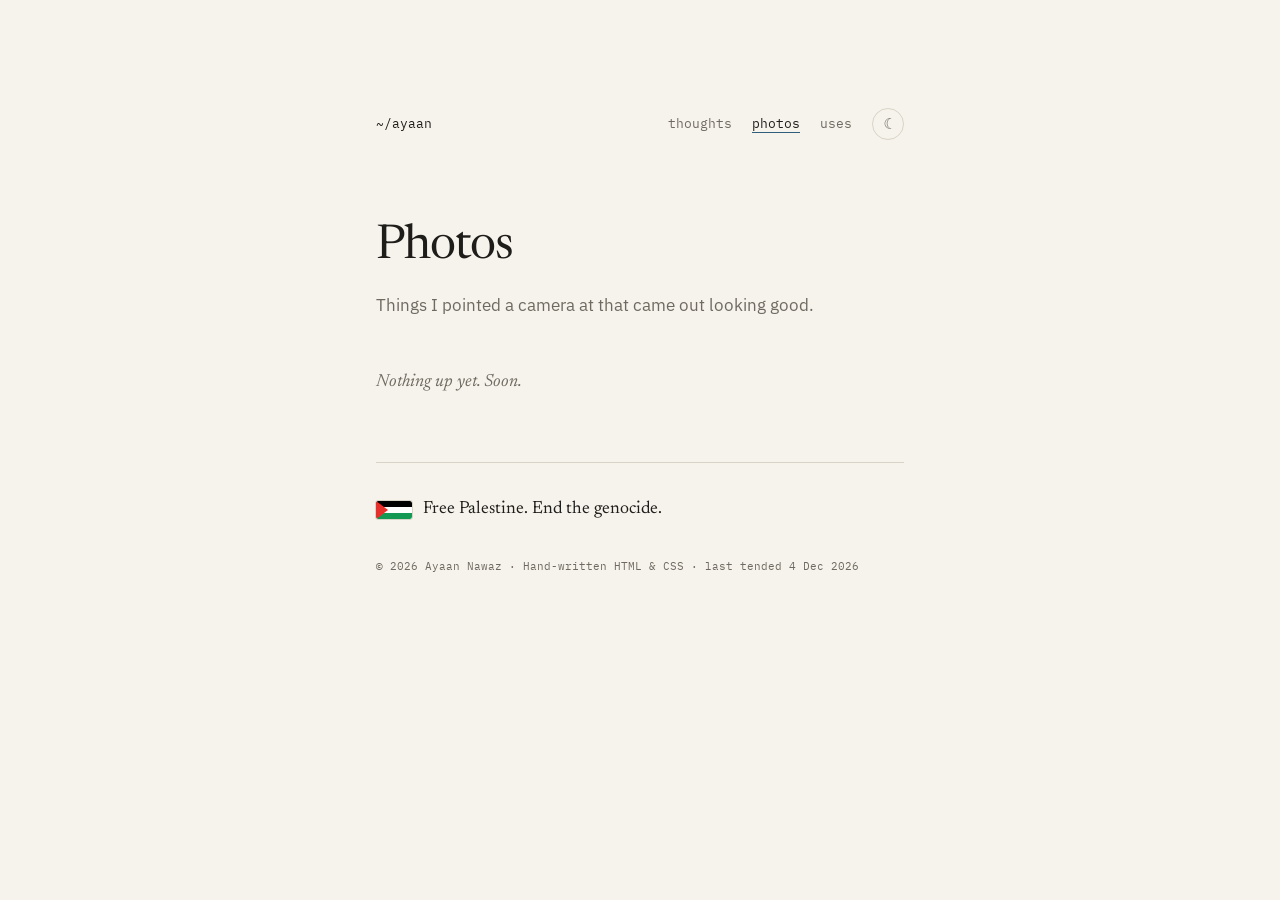
<file: photos.html>
<!doctype html>
<html lang="en">
<head>
  <meta charset="utf-8">
  <meta name="viewport" content="width=device-width, initial-scale=1">
  <title>Photos · Ayaan</title>
  <meta name="description" content="Photos Ayaan has taken.">
  <meta property="og:type" content="website">
  <meta property="og:site_name" content="Ayaan">
  <meta property="og:title" content="Photos · Ayaan">
  <meta property="og:description" content="Photos Ayaan has taken.">
  <meta property="og:url" content="https://ayaanokoji792.github.io/photos.html">
  <meta property="og:image" content="https://ayaanokoji792.github.io/og.png">
  <meta property="og:image:width" content="1200">
  <meta property="og:image:height" content="630">
  <meta property="og:image:alt" content="Hi, I'm Ayaan.">
  <meta name="twitter:card" content="summary_large_image">
  <link rel="icon" href="data:image/svg+xml,<svg xmlns='http://www.w3.org/2000/svg' viewBox='0 0 100 100'><text y='.9em' font-size='90'>✦</text></svg>">

  <link rel="preconnect" href="https://fonts.googleapis.com">
  <link rel="preconnect" href="https://fonts.gstatic.com" crossorigin>
  <link href="https://fonts.googleapis.com/css2?family=Newsreader:ital,opsz,wght@0,6..72,400;0,6..72,500;1,6..72,400&family=IBM+Plex+Sans:wght@400;500&family=IBM+Plex+Mono:wght@400&display=swap" rel="stylesheet">
  <link rel="stylesheet" href="style.css">
  <script>try { var t = localStorage.getItem('theme'); if (t) document.documentElement.dataset.theme = t; } catch (e) {}</script>
</head>
<body>
  <main class="page">

    <header class="topbar">
      <a class="home" href="./">~/ayaan</a>
      <nav aria-label="Site">
        <a href="thoughts.html">thoughts</a>
        <a href="photos.html" aria-current="page">photos</a>
        <a href="uses.html">uses</a>
        <button class="theme-toggle" type="button" aria-label="Toggle dark mode">☾</button>
      </nav>
    </header>

    <header class="page-head">
      <h1>Photos</h1>
      <p class="intro">Things I pointed a camera at that came out looking good.</p>
    </header>

    <!--
      To add a photo:
        1. Put the image in the /photos folder (resize to ~2000px wide first,
           so the page stays fast).
        2. Copy a <figure> block below. Newest at the top.
        3. The caption is optional; delete the <figcaption> line if you don't want one.

      <figure>
        <img src="photos/marina-sunset.jpg" alt="Sunset over Marina Beach" loading="lazy">
        <figcaption>Marina Beach, Chennai · 2026</figcaption>
      </figure>
    -->
    <div class="gallery">
    </div>

    <p class="empty">Nothing up yet. Soon.</p>

    <footer class="site-footer">
      <p class="solidarity">
        <svg class="flag" viewBox="0 0 12 6" role="img" aria-label="Flag of Palestine">
          <rect width="12" height="2" fill="#000"/>
          <rect y="2" width="12" height="2" fill="#fff"/>
          <rect y="4" width="12" height="2" fill="#149954"/>
          <path d="M0 0 L4 3 L0 6 Z" fill="#e4312b"/>
        </svg>
        <span>Free Palestine. End the genocide.</span>
      </p>
      <p class="colophon">© <span class="year">2026</span> Ayaan Nawaz · Hand-written HTML &amp; CSS · last tended <time id="updated" datetime="2026-10-21">21 Oct 2026</time></p>
    </footer>

  </main>

  <script src="script.js"></script>
</body>
</html>
</file>
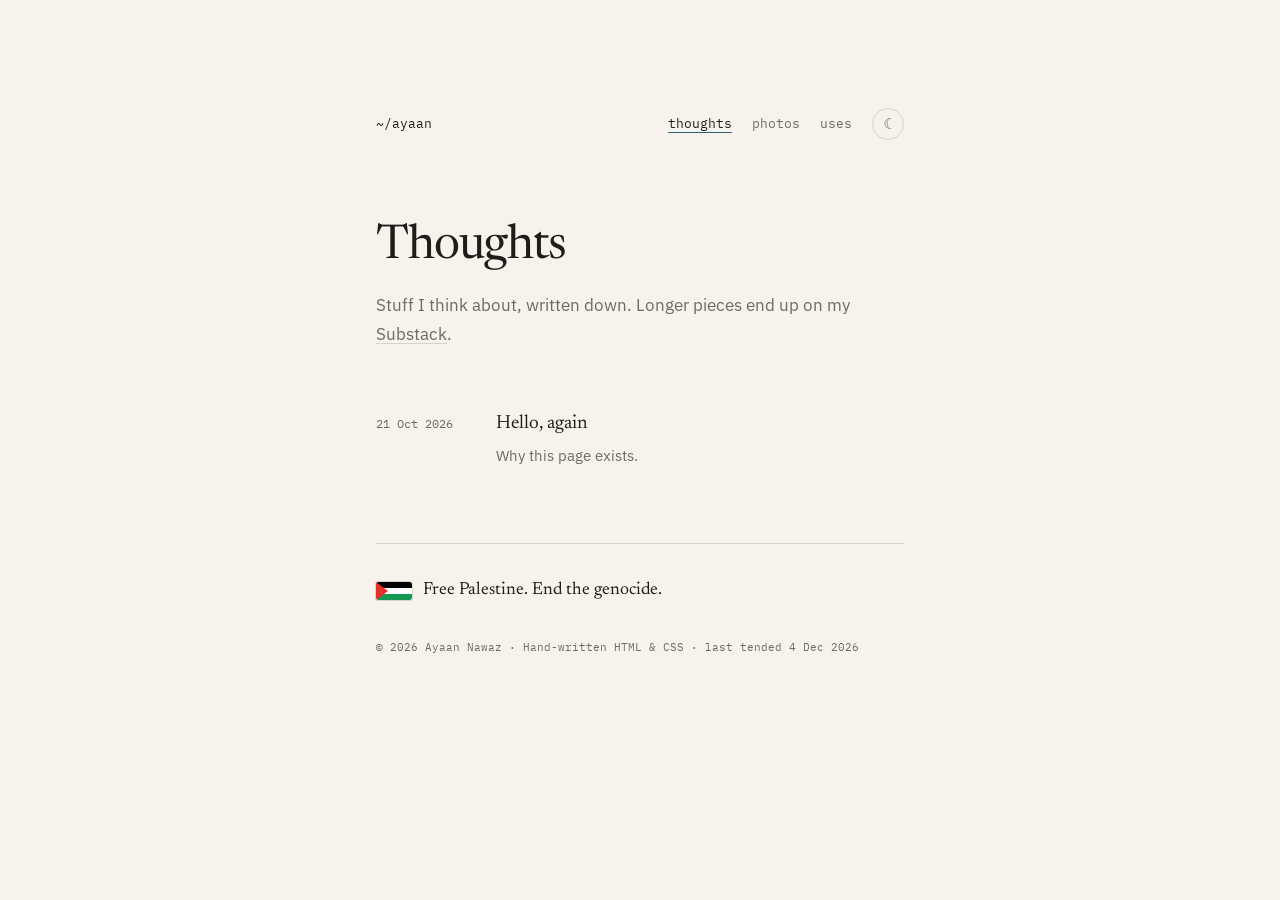
<file: thoughts.html>
<!doctype html>
<html lang="en">
<head>
  <meta charset="utf-8">
  <meta name="viewport" content="width=device-width, initial-scale=1">
  <title>Thoughts · Ayaan</title>
  <meta name="description" content="Things Ayaan thinks about, written down.">
  <meta property="og:type" content="website">
  <meta property="og:site_name" content="Ayaan">
  <meta property="og:title" content="Thoughts · Ayaan">
  <meta property="og:description" content="Things Ayaan thinks about, written down.">
  <meta property="og:url" content="https://ayaanokoji792.github.io/thoughts.html">
  <meta property="og:image" content="https://ayaanokoji792.github.io/og.png">
  <meta property="og:image:width" content="1200">
  <meta property="og:image:height" content="630">
  <meta property="og:image:alt" content="Hi, I'm Ayaan.">
  <meta name="twitter:card" content="summary_large_image">
  <link rel="icon" href="data:image/svg+xml,<svg xmlns='http://www.w3.org/2000/svg' viewBox='0 0 100 100'><text y='.9em' font-size='90'>✦</text></svg>">

  <link rel="preconnect" href="https://fonts.googleapis.com">
  <link rel="preconnect" href="https://fonts.gstatic.com" crossorigin>
  <link href="https://fonts.googleapis.com/css2?family=Newsreader:ital,opsz,wght@0,6..72,400;0,6..72,500;1,6..72,400&family=IBM+Plex+Sans:wght@400;500&family=IBM+Plex+Mono:wght@400&display=swap" rel="stylesheet">
  <link rel="stylesheet" href="style.css">
  <script>try { var t = localStorage.getItem('theme'); if (t) document.documentElement.dataset.theme = t; } catch (e) {}</script>
</head>
<body>
  <main class="page">

    <header class="topbar">
      <a class="home" href="./">~/ayaan</a>
      <nav aria-label="Site">
        <a href="thoughts.html" aria-current="page">thoughts</a>
        <a href="photos.html">photos</a>
        <a href="uses.html">uses</a>
        <button class="theme-toggle" type="button" aria-label="Toggle dark mode">☾</button>
      </nav>
    </header>

    <header class="page-head">
      <h1>Thoughts</h1>
      <p class="intro">
        Stuff I think about, written down. Longer pieces end up on my
        <a href="https://substack.com/@ayaannawaz" target="_blank" rel="noopener">Substack</a>.
      </p>
    </header>

    <!--
      To add a post:
        1. Copy thoughts/_template.html to thoughts/your-post-name.html and write in it.
        2. Add a new <li> at the TOP of this list pointing to it.
      To link a Substack piece instead, point the href at the Substack URL
      and add target="_blank" rel="noopener".
    -->
    <ul class="posts">
      <li>
        <time datetime="2026-10-21">21 Oct 2026</time>
        <a href="thoughts/hello.html">Hello, again</a>
        <p class="blurb">Why this page exists.</p>
      </li>
    </ul>

    <footer class="site-footer">
      <p class="solidarity">
        <svg class="flag" viewBox="0 0 12 6" role="img" aria-label="Flag of Palestine">
          <rect width="12" height="2" fill="#000"/>
          <rect y="2" width="12" height="2" fill="#fff"/>
          <rect y="4" width="12" height="2" fill="#149954"/>
          <path d="M0 0 L4 3 L0 6 Z" fill="#e4312b"/>
        </svg>
        <span>Free Palestine. End the genocide.</span>
      </p>
      <p class="colophon">© <span class="year">2026</span> Ayaan Nawaz · Hand-written HTML &amp; CSS · last tended <time id="updated" datetime="2026-10-21">21 Oct 2026</time></p>
    </footer>

  </main>

  <script src="script.js"></script>
</body>
</html>
</file>
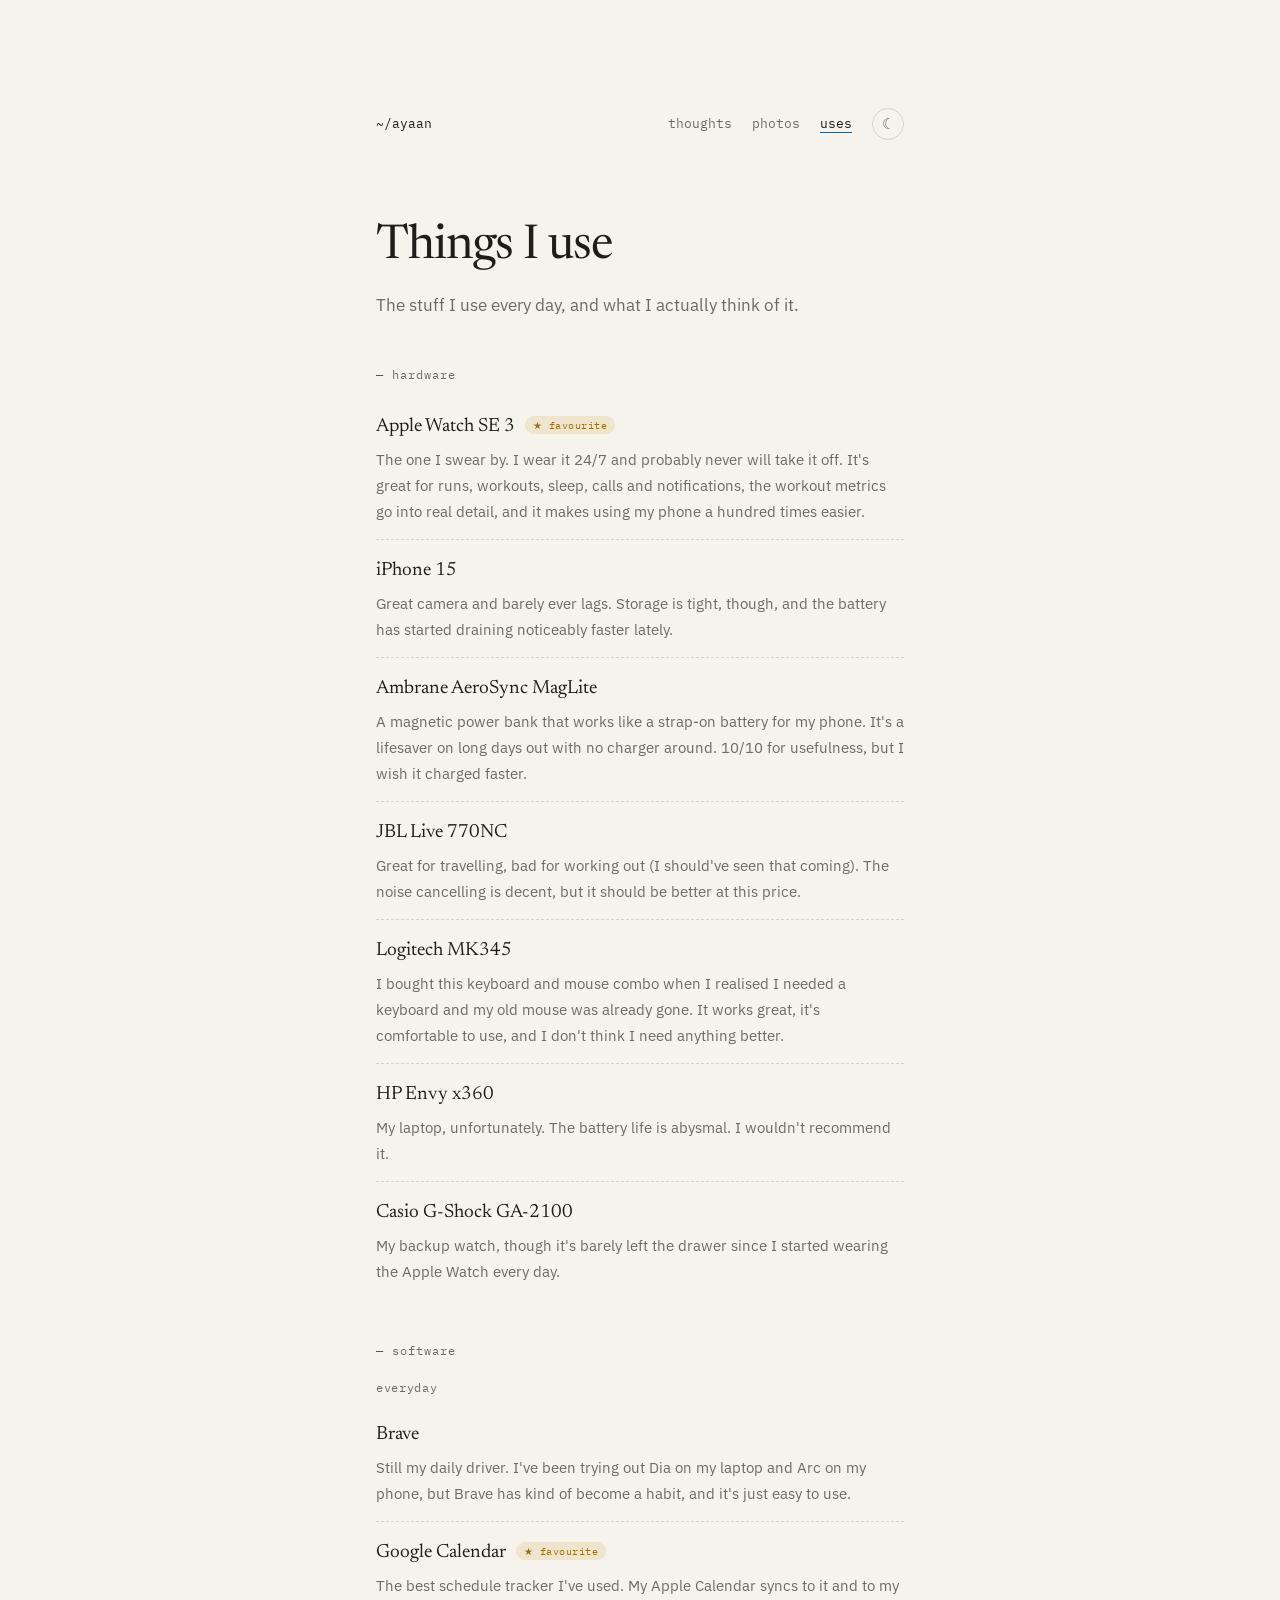
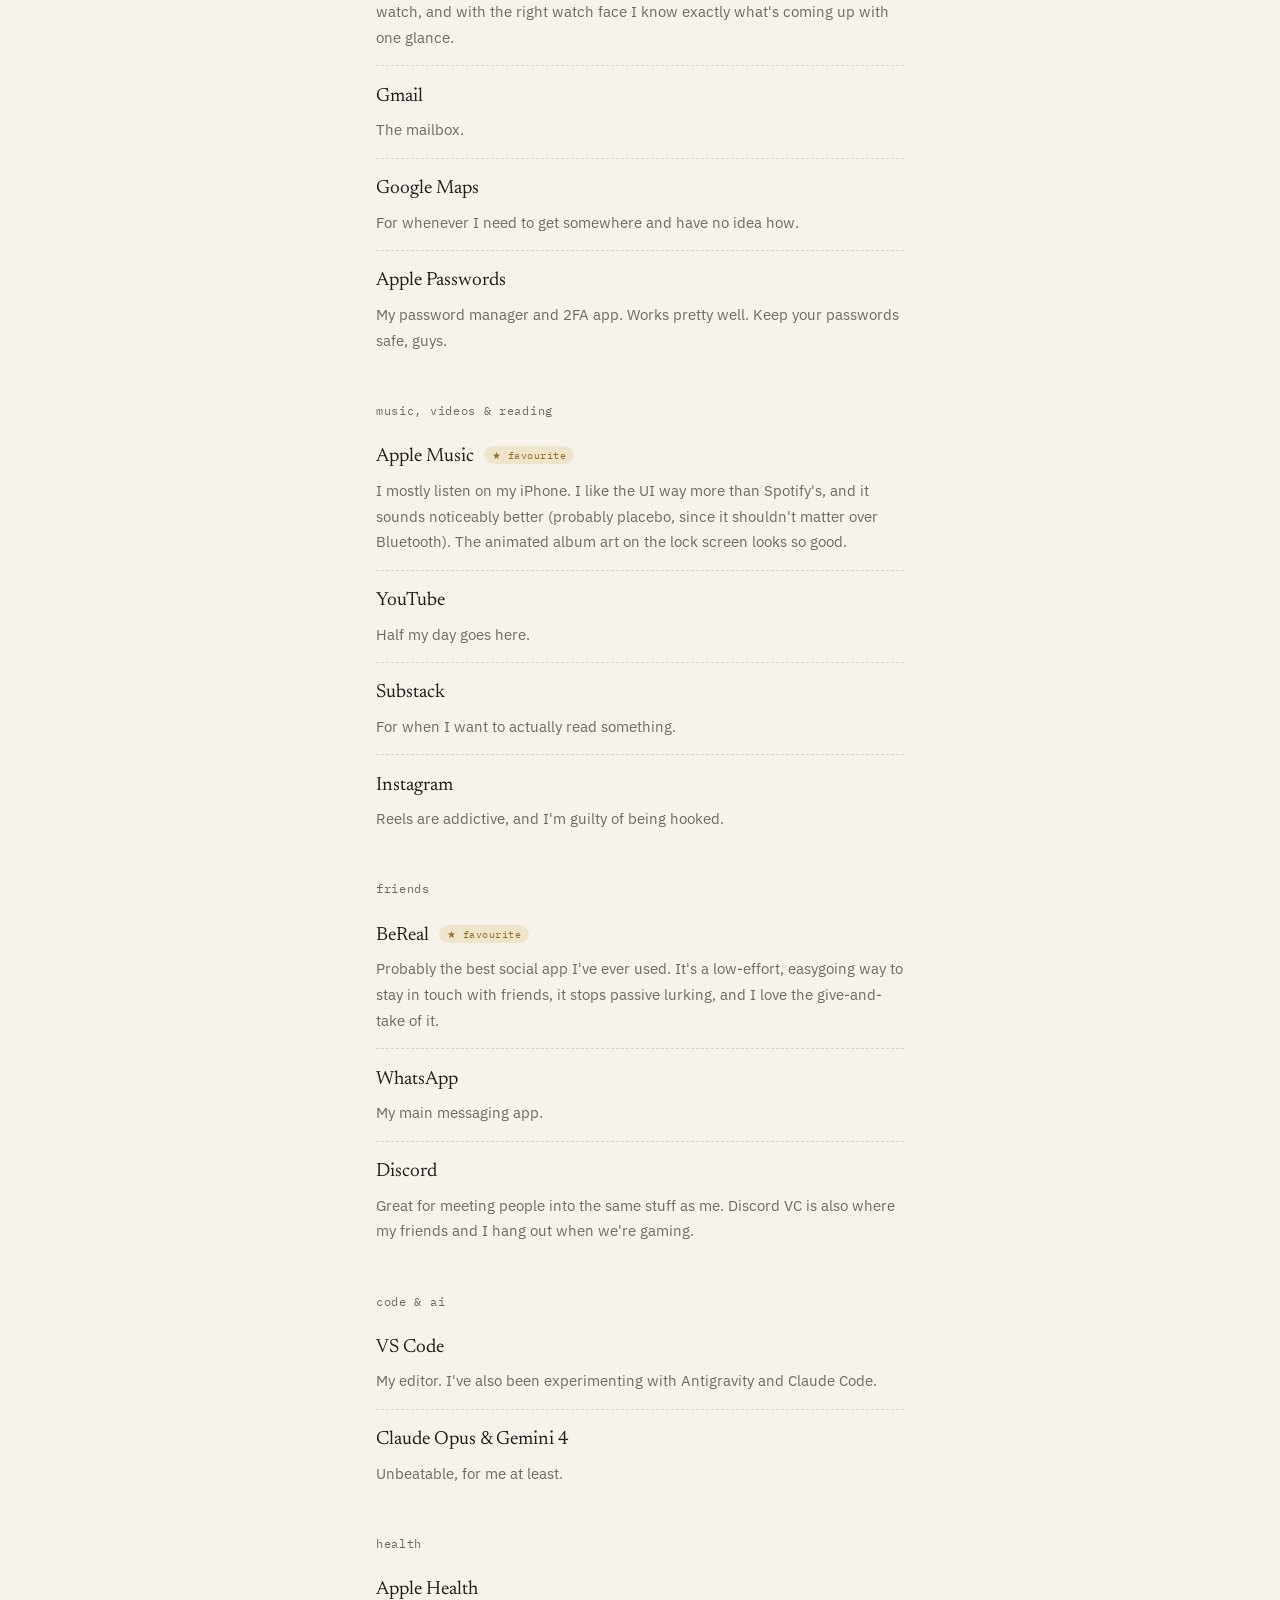
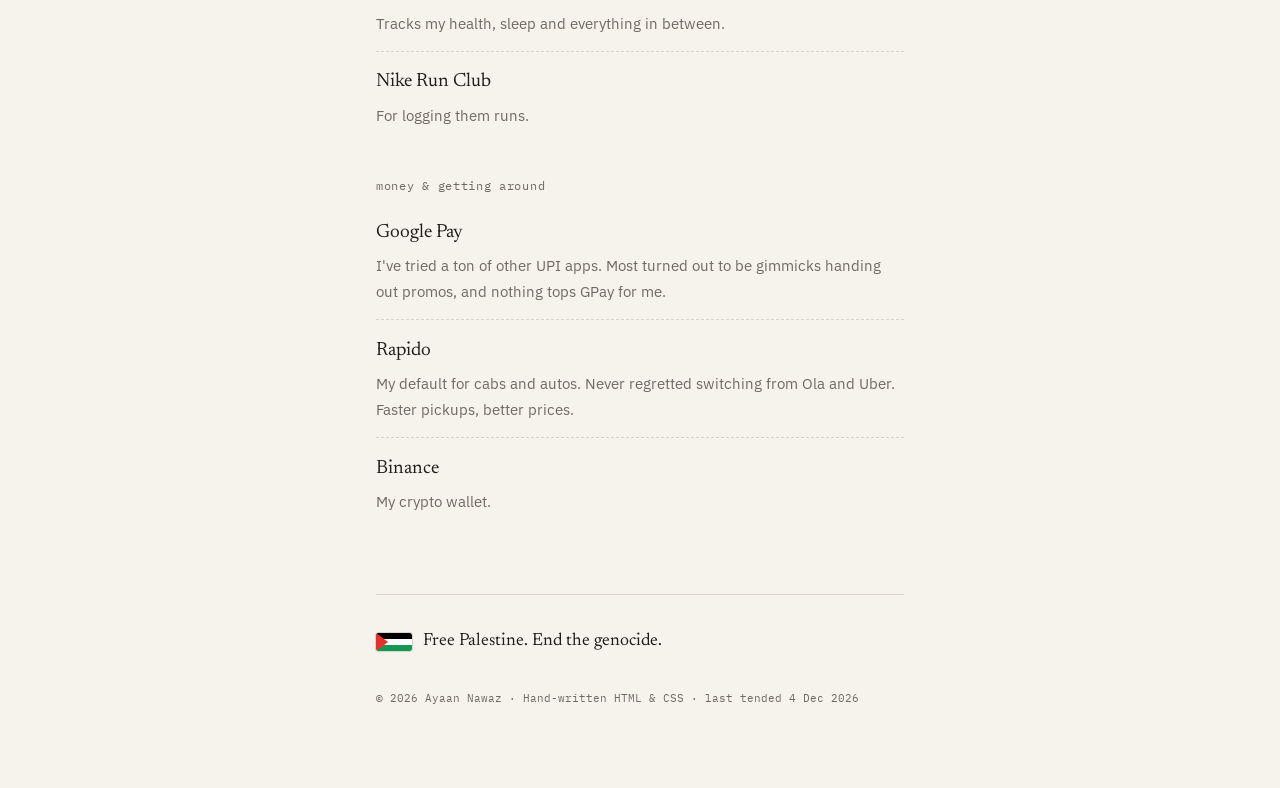
<file: uses.html>
<!doctype html>
<html lang="en">
<head>
  <meta charset="utf-8">
  <meta name="viewport" content="width=device-width, initial-scale=1">
  <title>Uses · Ayaan</title>
  <meta name="description" content="The hardware and software Ayaan uses every day.">
  <meta property="og:type" content="website">
  <meta property="og:site_name" content="Ayaan">
  <meta property="og:title" content="Things I use · Ayaan">
  <meta property="og:description" content="The hardware and software Ayaan uses every day.">
  <meta property="og:url" content="https://ayaanokoji792.github.io/uses.html">
  <meta property="og:image" content="https://ayaanokoji792.github.io/og.png">
  <meta property="og:image:width" content="1200">
  <meta property="og:image:height" content="630">
  <meta property="og:image:alt" content="Hi, I'm Ayaan.">
  <meta name="twitter:card" content="summary_large_image">
  <link rel="icon" href="data:image/svg+xml,<svg xmlns='http://www.w3.org/2000/svg' viewBox='0 0 100 100'><text y='.9em' font-size='90'>✦</text></svg>">

  <link rel="preconnect" href="https://fonts.googleapis.com">
  <link rel="preconnect" href="https://fonts.gstatic.com" crossorigin>
  <link href="https://fonts.googleapis.com/css2?family=Newsreader:ital,opsz,wght@0,6..72,400;0,6..72,500;1,6..72,400&family=IBM+Plex+Sans:wght@400;500&family=IBM+Plex+Mono:wght@400&display=swap" rel="stylesheet">
  <link rel="stylesheet" href="style.css">
  <script>try { var t = localStorage.getItem('theme'); if (t) document.documentElement.dataset.theme = t; } catch (e) {}</script>
</head>
<body>
  <main class="page">

    <header class="topbar">
      <a class="home" href="./">~/ayaan</a>
      <nav aria-label="Site">
        <a href="thoughts.html">thoughts</a>
        <a href="photos.html">photos</a>
        <a href="uses.html" aria-current="page">uses</a>
        <button class="theme-toggle" type="button" aria-label="Toggle dark mode">☾</button>
      </nav>
    </header>

    <header class="page-head">
      <h1>Things I use</h1>
      <p class="intro">The stuff I use every day, and what I actually think of it.</p>
    </header>

    <section class="shelf-group" aria-labelledby="hardware-title">
      <h2 id="hardware-title" class="label">Hardware</h2>
      <ul class="gear">
        <li>
          <span class="gear-name">Apple Watch SE 3 <span class="tag fav">favourite</span></span>
          <p class="gear-note">The one I swear by. I wear it 24/7 and probably never will take it off. It's great for runs, workouts, sleep, calls and notifications, the workout metrics go into real detail, and it makes using my phone a hundred times easier.</p>
        </li>
        <li>
          <span class="gear-name">iPhone 15</span>
          <p class="gear-note">Great camera and barely ever lags. Storage is tight, though, and the battery has started draining noticeably faster lately.</p>
        </li>
        <li>
          <span class="gear-name">Ambrane AeroSync MagLite</span>
          <p class="gear-note">A magnetic power bank that works like a strap-on battery for my phone. It's a lifesaver on long days out with no charger around. 10/10 for usefulness, but I wish it charged faster.</p>
        </li>
        <li>
          <span class="gear-name">JBL Live 770NC</span>
          <p class="gear-note">Great for travelling, bad for working out (I should've seen that coming). The noise cancelling is decent, but it should be better at this price.</p>
        </li>
        <li>
          <span class="gear-name">Logitech MK345</span>
          <p class="gear-note">I bought this keyboard and mouse combo when I realised I needed a keyboard and my old mouse was already gone. It works great, it's comfortable to use, and I don't think I need anything better.</p>
        </li>
        <li>
          <span class="gear-name">HP Envy x360</span>
          <p class="gear-note">My laptop, unfortunately. The battery life is abysmal. I wouldn't recommend it.</p>
        </li>
        <li>
          <span class="gear-name">Casio G-Shock GA-2100</span>
          <p class="gear-note">My backup watch, though it's barely left the drawer since I started wearing the Apple Watch every day.</p>
        </li>
      </ul>
    </section>

    <section class="shelf-group" aria-labelledby="software-title">
      <h2 id="software-title" class="label">Software</h2>

      <h3 class="sublabel">Everyday</h3>
      <ul class="gear">
        <li>
          <span class="gear-name">Brave</span>
          <p class="gear-note">Still my daily driver. I've been trying out Dia on my laptop and Arc on my phone, but Brave has kind of become a habit, and it's just easy to use.</p>
        </li>
        <li>
          <span class="gear-name">Google Calendar <span class="tag fav">favourite</span></span>
          <p class="gear-note">The best schedule tracker I've used. My Apple Calendar syncs to it and to my watch, and with the right watch face I know exactly what's coming up with one glance.</p>
        </li>
        <li>
          <span class="gear-name">Gmail</span>
          <p class="gear-note">The mailbox.</p>
        </li>
        <li>
          <span class="gear-name">Google Maps</span>
          <p class="gear-note">For whenever I need to get somewhere and have no idea how.</p>
        </li>
        <li>
          <span class="gear-name">Apple Passwords</span>
          <p class="gear-note">My password manager and 2FA app. Works pretty well. Keep your passwords safe, guys.</p>
        </li>
      </ul>

      <h3 class="sublabel">Music, videos &amp; reading</h3>
      <ul class="gear">
        <li>
          <span class="gear-name">Apple Music <span class="tag fav">favourite</span></span>
          <p class="gear-note">I mostly listen on my iPhone. I like the UI way more than Spotify's, and it sounds noticeably better (probably placebo, since it shouldn't matter over Bluetooth). The animated album art on the lock screen looks so good.</p>
        </li>
        <li>
          <span class="gear-name">YouTube</span>
          <p class="gear-note">Half my day goes here.</p>
        </li>
        <li>
          <span class="gear-name">Substack</span>
          <p class="gear-note">For when I want to actually read something.</p>
        </li>
        <li>
          <span class="gear-name">Instagram</span>
          <p class="gear-note">Reels are addictive, and I'm guilty of being hooked.</p>
        </li>
      </ul>

      <h3 class="sublabel">Friends</h3>
      <ul class="gear">
        <li>
          <span class="gear-name">BeReal <span class="tag fav">favourite</span></span>
          <p class="gear-note">Probably the best social app I've ever used. It's a low-effort, easygoing way to stay in touch with friends, it stops passive lurking, and I love the give-and-take of it.</p>
        </li>
        <li>
          <span class="gear-name">WhatsApp</span>
          <p class="gear-note">My main messaging app.</p>
        </li>
        <li>
          <span class="gear-name">Discord</span>
          <p class="gear-note">Great for meeting people into the same stuff as me. Discord VC is also where my friends and I hang out when we're gaming.</p>
        </li>
      </ul>

      <h3 class="sublabel">Code &amp; AI</h3>
      <ul class="gear">
        <li>
          <span class="gear-name">VS Code</span>
          <p class="gear-note">My editor. I've also been experimenting with Antigravity and Claude Code.</p>
        </li>
        <li>
          <span class="gear-name">Claude Opus &amp; Gemini 4</span>
          <p class="gear-note">Unbeatable, for me at least.</p>
        </li>
      </ul>

      <h3 class="sublabel">Health</h3>
      <ul class="gear">
        <li>
          <span class="gear-name">Apple Health</span>
          <p class="gear-note">Tracks my health, sleep and everything in between.</p>
        </li>
        <li>
          <span class="gear-name">Nike Run Club</span>
          <p class="gear-note">For logging them runs.</p>
        </li>
      </ul>

      <h3 class="sublabel">Money &amp; getting around</h3>
      <ul class="gear">
        <li>
          <span class="gear-name">Google Pay</span>
          <p class="gear-note">I've tried a ton of other UPI apps. Most turned out to be gimmicks handing out promos, and nothing tops GPay for me.</p>
        </li>
        <li>
          <span class="gear-name">Rapido</span>
          <p class="gear-note">My default for cabs and autos. Never regretted switching from Ola and Uber. Faster pickups, better prices.</p>
        </li>
        <li>
          <span class="gear-name">Binance</span>
          <p class="gear-note">My crypto wallet.</p>
        </li>
      </ul>
    </section>

    <footer class="site-footer">
      <p class="solidarity">
        <svg class="flag" viewBox="0 0 12 6" role="img" aria-label="Flag of Palestine">
          <rect width="12" height="2" fill="#000"/>
          <rect y="2" width="12" height="2" fill="#fff"/>
          <rect y="4" width="12" height="2" fill="#149954"/>
          <path d="M0 0 L4 3 L0 6 Z" fill="#e4312b"/>
        </svg>
        <span>Free Palestine. End the genocide.</span>
      </p>
      <p class="colophon">© <span class="year">2026</span> Ayaan Nawaz · Hand-written HTML &amp; CSS · last tended <time id="updated" datetime="2026-10-21">21 Oct 2026</time></p>
    </footer>

  </main>

  <script src="script.js"></script>
</body>
</html>
</file>
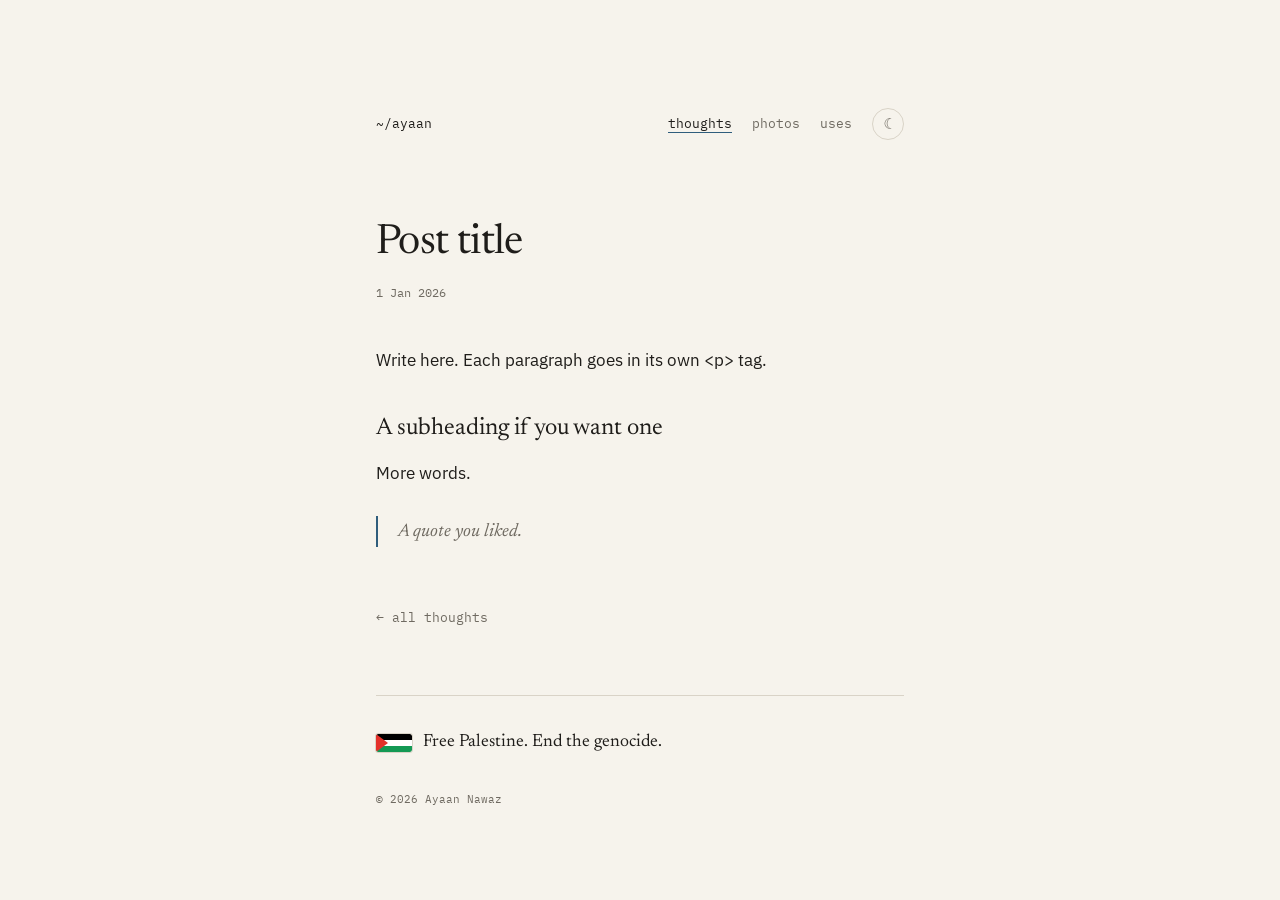
<file: thoughts/_template.html>
<!doctype html>
<!--
  POST TEMPLATE
  Copy this file to thoughts/your-post-name.html, then change the
  three marked spots: <title>, the <h1>, and the <time>.
  (Files starting with "_" aren't published by GitHub Pages, so this
  template stays private.)
-->
<html lang="en">
<head>
  <meta charset="utf-8">
  <meta name="viewport" content="width=device-width, initial-scale=1">
  <title>POST TITLE · Ayaan</title> <!-- 1 -->
  <link rel="icon" href="data:image/svg+xml,<svg xmlns='http://www.w3.org/2000/svg' viewBox='0 0 100 100'><text y='.9em' font-size='90'>✦</text></svg>">

  <link rel="preconnect" href="https://fonts.googleapis.com">
  <link rel="preconnect" href="https://fonts.gstatic.com" crossorigin>
  <link href="https://fonts.googleapis.com/css2?family=Newsreader:ital,opsz,wght@0,6..72,400;0,6..72,500;1,6..72,400&family=IBM+Plex+Sans:wght@400;500&family=IBM+Plex+Mono:wght@400&display=swap" rel="stylesheet">
  <link rel="stylesheet" href="../style.css">
  <script>try { var t = localStorage.getItem('theme'); if (t) document.documentElement.dataset.theme = t; } catch (e) {}</script>
</head>
<body>
  <main class="page">

    <header class="topbar">
      <a class="home" href="../">~/ayaan</a>
      <nav aria-label="Site">
        <a href="../thoughts.html" aria-current="page">thoughts</a>
        <a href="../photos.html">photos</a>
        <a href="../uses.html">uses</a>
        <button class="theme-toggle" type="button" aria-label="Toggle dark mode">☾</button>
      </nav>
    </header>

    <article>
      <header class="post-head">
        <h1>Post title</h1> <!-- 2 -->
        <time datetime="2026-01-01">1 Jan 2026</time> <!-- 3 -->
      </header>

      <div class="prose">
        <p>Write here. Each paragraph goes in its own &lt;p&gt; tag.</p>

        <h2>A subheading if you want one</h2>
        <p>More words.</p>

        <blockquote>A quote you liked.</blockquote>

        <!-- Images: put the file in /photos and use ../photos/name.jpg -->
        <!-- <img src="../photos/example.jpg" alt="what's in the photo"> -->
      </div>
    </article>

    <a class="back" href="../thoughts.html">← all thoughts</a>

    <footer class="site-footer">
      <p class="solidarity">
        <svg class="flag" viewBox="0 0 12 6" role="img" aria-label="Flag of Palestine">
          <rect width="12" height="2" fill="#000"/>
          <rect y="2" width="12" height="2" fill="#fff"/>
          <rect y="4" width="12" height="2" fill="#149954"/>
          <path d="M0 0 L4 3 L0 6 Z" fill="#e4312b"/>
        </svg>
        <span>Free Palestine. End the genocide.</span>
      </p>
      <p class="colophon">© <span class="year">2026</span> Ayaan Nawaz</p>
    </footer>

  </main>

  <script src="../script.js"></script>
</body>
</html>
</file>
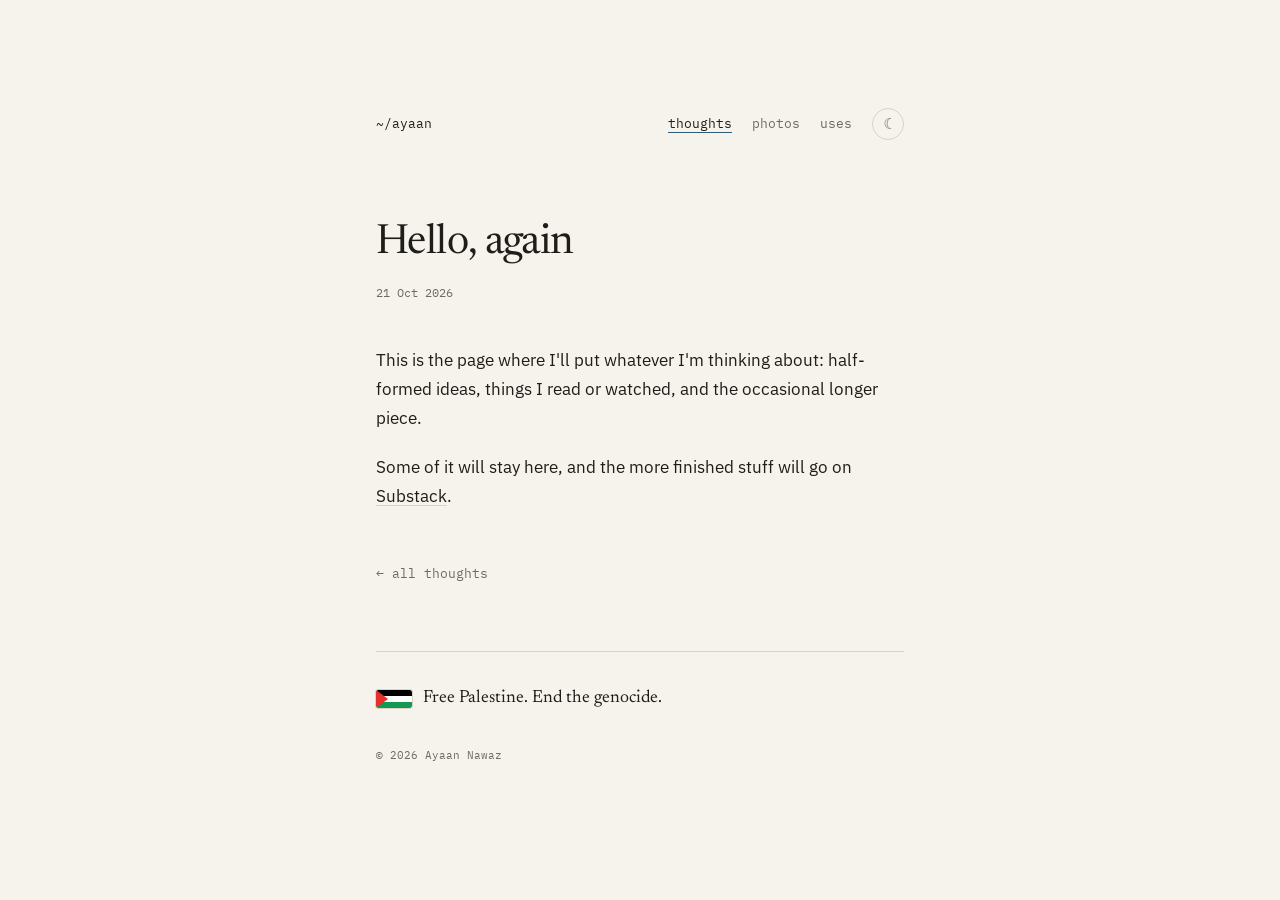
<file: thoughts/hello.html>
<!doctype html>
<html lang="en">
<head>
  <meta charset="utf-8">
  <meta name="viewport" content="width=device-width, initial-scale=1">
  <title>Hello, again · Ayaan</title>
  <link rel="icon" href="data:image/svg+xml,<svg xmlns='http://www.w3.org/2000/svg' viewBox='0 0 100 100'><text y='.9em' font-size='90'>✦</text></svg>">

  <link rel="preconnect" href="https://fonts.googleapis.com">
  <link rel="preconnect" href="https://fonts.gstatic.com" crossorigin>
  <link href="https://fonts.googleapis.com/css2?family=Newsreader:ital,opsz,wght@0,6..72,400;0,6..72,500;1,6..72,400&family=IBM+Plex+Sans:wght@400;500&family=IBM+Plex+Mono:wght@400&display=swap" rel="stylesheet">
  <link rel="stylesheet" href="../style.css">
  <script>try { var t = localStorage.getItem('theme'); if (t) document.documentElement.dataset.theme = t; } catch (e) {}</script>
</head>
<body>
  <main class="page">

    <header class="topbar">
      <a class="home" href="../">~/ayaan</a>
      <nav aria-label="Site">
        <a href="../thoughts.html" aria-current="page">thoughts</a>
        <a href="../photos.html">photos</a>
        <a href="../uses.html">uses</a>
        <button class="theme-toggle" type="button" aria-label="Toggle dark mode">☾</button>
      </nav>
    </header>

    <article>
      <header class="post-head">
        <h1>Hello, again</h1>
        <time datetime="2026-10-21">21 Oct 2026</time>
      </header>

      <div class="prose">
        <p>
          This is the page where I'll put whatever I'm thinking about: half-formed
          ideas, things I read or watched, and the occasional longer piece.
        </p>
        <p>
          Some of it will stay here, and the more finished stuff will go on
          <a href="https://substack.com/@ayaannawaz" target="_blank" rel="noopener">Substack</a>.
        </p>
      </div>
    </article>

    <a class="back" href="../thoughts.html">← all thoughts</a>

    <footer class="site-footer">
      <p class="solidarity">
        <svg class="flag" viewBox="0 0 12 6" role="img" aria-label="Flag of Palestine">
          <rect width="12" height="2" fill="#000"/>
          <rect y="2" width="12" height="2" fill="#fff"/>
          <rect y="4" width="12" height="2" fill="#149954"/>
          <path d="M0 0 L4 3 L0 6 Z" fill="#e4312b"/>
        </svg>
        <span>Free Palestine. End the genocide.</span>
      </p>
      <p class="colophon">© <span class="year">2026</span> Ayaan Nawaz</p>
    </footer>

  </main>

  <script src="../script.js"></script>
</body>
</html>
</file>
<file: style.css>
/* ------------------------------------------------------------
   Tokens
   ------------------------------------------------------------ */
:root {
  --paper:   #f6f3ec;
  --ink:     #1f1d1a;
  --muted:   #6f6a61;
  --faint:   #d9d3c7;
  --accent:  #2f5d7c;           /* deep blue */
  --accent-soft: rgba(47, 93, 124, 0.12);
  --gold:    #94701c;
  --gold-soft: rgba(196, 150, 40, 0.16);

  --serif: "Newsreader", "Iowan Old Style", Georgia, serif;
  --sans:  "IBM Plex Sans", system-ui, -apple-system, "Segoe UI", sans-serif;
  --mono:  "IBM Plex Mono", ui-monospace, "SFMono-Regular", Menlo, monospace;

  --measure: 36rem;
  color-scheme: light;
}

/* Dark: follows the device unless the visitor picked a theme with the toggle */
@media (prefers-color-scheme: dark) {
  :root:not([data-theme="light"]) {
    --paper:   #161513;
    --ink:     #e8e4dc;
    --muted:   #9a948a;
    --faint:   #2e2b27;
    --accent:  #8bb8d6;
    --accent-soft: rgba(139, 184, 214, 0.14);
    --gold:    #e0bd62;
    --gold-soft: rgba(224, 189, 98, 0.14);
    color-scheme: dark;
  }
}

:root[data-theme="dark"] {
  --paper:   #161513;
  --ink:     #e8e4dc;
  --muted:   #9a948a;
  --faint:   #2e2b27;
  --accent:  #8bb8d6;
  --accent-soft: rgba(139, 184, 214, 0.14);
  --gold:    #e0bd62;
  --gold-soft: rgba(224, 189, 98, 0.14);
  color-scheme: dark;
}

/* ------------------------------------------------------------
   Base
   ------------------------------------------------------------ */
*, *::before, *::after { box-sizing: border-box; }

html {
  -webkit-text-size-adjust: 100%;
  text-rendering: optimizeLegibility;
}

body {
  margin: 0;
  background: var(--paper);
  transition: background-color .3s ease, color .3s ease;
  color: var(--ink);
  font-family: var(--sans);
  font-size: 1.0625rem;
  line-height: 1.7;
  -webkit-font-smoothing: antialiased;
}

::selection { background: var(--accent); color: var(--paper); }

.page {
  max-width: var(--measure);
  margin: 0 auto;
  padding: clamp(4rem, 12vh, 8rem) 1.5rem 4rem;
}

p { margin: 0 0 1rem; }

h1, h2, h3 {
  font-family: var(--serif);
  font-weight: 400;
  line-height: 1.15;
  margin: 0;
}

em {
  font-family: var(--serif);
  font-size: 1.08em;
}

a {
  color: inherit;
  text-decoration-color: var(--faint);
  text-decoration-thickness: 1px;
  text-underline-offset: 0.2em;
  transition: color .2s ease, text-decoration-color .2s ease;
}
a:hover { color: var(--accent); text-decoration-color: var(--accent); }
a:focus-visible {
  outline: 2px solid var(--accent);
  outline-offset: 3px;
  border-radius: 2px;
}

/* Small mono caps used for section labels */
.label,
.eyebrow {
  font-family: var(--mono);
  font-size: 0.75rem;
  font-weight: 400;
  letter-spacing: 0.08em;
  text-transform: lowercase;
  color: var(--muted);
  margin-bottom: 0.9rem;
}
.label::before { content: "— "; color: var(--accent); }

.divider {
  border: 0;
  height: 1px;
  background: var(--faint);
  margin: 4rem 0;
}

/* ------------------------------------------------------------
   Top bar (all pages)
   ------------------------------------------------------------ */
.topbar {
  display: flex;
  align-items: center;
  justify-content: space-between;
  gap: 1rem;
  margin-bottom: clamp(3rem, 9vh, 5rem);
  font-family: var(--mono);
  font-size: 0.8rem;
}

.topbar a { text-decoration: none; color: var(--muted); }
.topbar a:hover { color: var(--accent); }
.topbar .home { color: var(--ink); }

.topbar nav {
  display: flex;
  align-items: center;
  gap: 1.25rem;
}

.topbar nav a[aria-current="page"] {
  color: var(--ink);
  text-decoration: underline;
  text-decoration-color: var(--accent);
  text-underline-offset: 0.35em;
}

.theme-toggle {
  display: grid;
  place-items: center;
  width: 2rem;
  height: 2rem;
  padding: 0;
  font: inherit;
  font-size: 0.95rem;
  line-height: 1;
  color: var(--muted);
  background: transparent;
  border: 1px solid var(--faint);
  border-radius: 999px;
  cursor: pointer;
  transition: color .2s ease, border-color .2s ease, transform .3s ease;
}
.theme-toggle:hover { color: var(--accent); border-color: var(--accent); transform: rotate(-15deg); }
.theme-toggle:focus-visible { outline: 2px solid var(--accent); outline-offset: 3px; }

/* ------------------------------------------------------------
   Hello
   ------------------------------------------------------------ */
.hello h1 {
  font-size: clamp(2.6rem, 8vw, 3.75rem);
  letter-spacing: -0.02em;
  margin-bottom: 1.5rem;
}

.lede {
  font-family: var(--serif);
  font-size: clamp(1.2rem, 3.2vw, 1.375rem);
  line-height: 1.55;
  color: var(--ink);
}

.mark {
  background: linear-gradient(transparent 62%, var(--accent-soft) 62%);
  padding: 0 0.1em;
}

/* ------------------------------------------------------------
   Currently
   ------------------------------------------------------------ */
.currently { margin-top: 3rem; }
.currently p { color: var(--muted); }

/* ------------------------------------------------------------
   Shelf
   ------------------------------------------------------------ */
.shelf > h2 {
  font-size: 2rem;
  font-style: italic;
  margin-bottom: 0.75rem;
}

.intro { color: var(--muted); margin-bottom: 3rem; }

.shelf-group + .shelf-group { margin-top: 2.75rem; }

.picks {
  list-style: none;
  margin: 0;
  padding: 0;
}

.picks li {
  display: flex;
  align-items: baseline;
  justify-content: space-between;
  gap: 1rem;
  padding: 0.55rem 0.5rem;
  margin: 0 -0.5rem;
  border-bottom: 1px dashed var(--faint);
  border-radius: 3px;
  transition: background-color .25s ease, padding-left .25s ease;
}
.picks li:last-child { border-bottom: 0; }

.picks .title {
  font-family: var(--serif);
  font-size: 1.2rem;
  transition: color .25s ease;
}

.picks .by {
  font-family: var(--mono);
  font-size: 0.75rem;
  color: var(--muted);
  white-space: nowrap;
}

.tag {
  display: inline-block;
  margin-left: 0.4rem;
  padding: 0.05rem 0.45rem;
  font-family: var(--mono);
  font-size: 0.65rem;
  line-height: 1.6;
  letter-spacing: 0.05em;
  vertical-align: 0.2em;
  border-radius: 999px;
  white-space: nowrap;
}
.tag + .tag { margin-left: 0.3rem; }
.tag.recent { color: var(--accent); background: var(--accent-soft); }
.tag.fav    { color: var(--gold);   background: var(--gold-soft); }
.tag.fav::before { content: "★ "; }

.picks li:hover {
  background: var(--accent-soft);
  padding-left: 0.9rem;
}
.picks li:hover .title { color: var(--accent); }

/* Music */
.albums {
  display: grid;
  grid-template-columns: repeat(2, minmax(0, 1fr));
  gap: 1.5rem;
  margin: 1.25rem 0 2.25rem;
}

.album {
  display: flex;
  flex-direction: column;
  text-decoration: none;
  color: var(--ink);
}

.album img {
  display: block;
  width: 100%;
  height: auto;
  aspect-ratio: 1;
  object-fit: cover;
  border-radius: 4px;
  background: var(--faint);
  box-shadow: 0 1px 2px rgba(0,0,0,.08), 0 8px 24px -12px rgba(0,0,0,.35);
  transition: transform .3s ease, box-shadow .3s ease;
}

.album-title {
  margin-top: 0.75rem;
  font-family: var(--serif);
  font-size: 1.1rem;
  line-height: 1.3;
  transition: color .2s ease;
}

.album-meta {
  font-family: var(--mono);
  font-size: 0.72rem;
  color: var(--muted);
  line-height: 1.5;
  margin-top: 0.2rem;
}

.album:hover { color: var(--ink); }
.album:hover img {
  transform: translateY(-3px) rotate(-0.6deg);
  box-shadow: 0 2px 4px rgba(0,0,0,.1), 0 16px 32px -14px rgba(0,0,0,.45);
}
.album:hover .album-title { color: var(--accent); }

.rotation {
  display: grid;
  grid-template-columns: repeat(3, 7rem) 1fr;
  gap: 1.25rem;
  align-items: start;
  margin: 1.25rem 0 2.5rem;
}
.album.small .album-title { font-size: 0.95rem; }
.rotation-more {
  align-self: center;
  margin: 0;
  color: var(--muted);
  font-family: var(--serif);
  font-style: italic;
  font-size: 1.05rem;
}

.sublabel {
  font-family: var(--mono);
  font-size: 0.72rem;
  font-weight: 400;
  letter-spacing: 0.06em;
  text-transform: lowercase;
  color: var(--muted);
  margin: 0 0 0.6rem;
}

.playlists {
  list-style: none;
  margin: 0;
  padding: 0;
  display: grid;
  gap: 0.6rem;
}

.playlist {
  display: flex;
  align-items: center;
  gap: 0.9rem;
  padding: 0.5rem;
  margin: 0 -0.5rem;
  border-radius: 6px;
  text-decoration: none;
  color: var(--ink);
  transition: background-color .25s ease;
}

.playlist-art {
  flex: none;
  display: grid;
  place-items: center;
  width: 3rem;
  height: 3rem;
  border-radius: 4px;
  color: rgba(255,255,255,.85);
  font-size: 1.1rem;
}
.art-sorrow { background: linear-gradient(135deg, #9a9a9a, #2a2a2a); }
.art-guitar { background: linear-gradient(135deg, #f0a03c, #b33a1a 60%, #400000); }
.art-gold   { background: linear-gradient(135deg, #f6dc8a, #c9971c 60%, #7a5408); }

.playlist-name {
  flex: 1;
  min-width: 0;
  font-family: var(--serif);
  font-size: 1.15rem;
  line-height: 1.3;
}

.playlist-count {
  flex: none;
  font-family: var(--mono);
  font-size: 0.72rem;
  color: var(--muted);
}

.playlist .arrow {
  color: var(--muted);
  transition: transform .2s ease, color .2s ease;
}
.playlist:hover { background: var(--accent-soft); color: var(--ink); }
.playlist:hover .playlist-name { color: var(--accent); }
.playlist:hover .arrow { color: var(--accent); transform: translateX(3px); }

/* ------------------------------------------------------------
   Elsewhere
   ------------------------------------------------------------ */
.links {
  list-style: none;
  margin: 0 0 3rem;
  padding: 0;
  display: flex;
  flex-wrap: wrap;
  gap: 0.5rem 1.75rem;
}

.links a {
  font-family: var(--serif);
  font-size: 1.2rem;
}

.solidarity {
  display: flex;
  align-items: center;
  gap: 0.7rem;
  margin: 0 0 2rem;
  font-family: var(--serif);
  font-size: 1.1rem;
}

.flag {
  flex: none;
  width: 2.25rem;
  height: auto;
  border-radius: 2px;
  outline: 1px solid var(--faint);
}

.colophon {
  font-family: var(--mono);
  font-size: 0.7rem;
  color: var(--muted);
}

.site-footer {
  margin-top: 4rem;
  padding-top: 2rem;
  border-top: 1px solid var(--faint);
}

/* ------------------------------------------------------------
   Inner pages (thoughts, photos, posts)
   ------------------------------------------------------------ */
.page-head h1 {
  font-size: clamp(2.2rem, 7vw, 3rem);
  letter-spacing: -0.02em;
  margin-bottom: 1rem;
}
.page-head .intro { margin-bottom: 3rem; }

/* Thoughts list */
.posts {
  list-style: none;
  margin: 0;
  padding: 0;
}
.posts li {
  display: grid;
  grid-template-columns: 6.5rem 1fr;
  column-gap: 1rem;
  align-items: baseline;
  padding: 0.7rem 0;
  border-bottom: 1px dashed var(--faint);
}
.posts li:last-child { border-bottom: 0; }
.posts time {
  font-family: var(--mono);
  font-size: 0.75rem;
  color: var(--muted);
}
.posts a {
  font-family: var(--serif);
  font-size: 1.2rem;
  text-decoration: none;
}
.posts .blurb {
  grid-column: 2;
  margin: 0.15rem 0 0;
  font-size: 0.92rem;
  color: var(--muted);
}

/* Uses */
.gear {
  list-style: none;
  margin: 0;
  padding: 0;
}
.gear li {
  padding: 0.9rem 0;
  border-bottom: 1px dashed var(--faint);
}
.gear li:last-child { border-bottom: 0; }
.gear + .sublabel { margin-top: 2.25rem; }
.label + .sublabel { margin-top: 1.5rem; }
.gear-name {
  font-family: var(--serif);
  font-size: 1.2rem;
}
.gear-note {
  margin: 0.25rem 0 0;
  max-width: 34rem;
  font-size: 0.95rem;
  color: var(--muted);
}

.empty {
  color: var(--muted);
  font-family: var(--serif);
  font-style: italic;
  font-size: 1.1rem;
}

/* A single post */
.post-head { margin-bottom: 2.5rem; }
.post-head h1 {
  font-size: clamp(2rem, 6vw, 2.6rem);
  letter-spacing: -0.015em;
  margin-bottom: 0.6rem;
}
.post-head time {
  font-family: var(--mono);
  font-size: 0.75rem;
  color: var(--muted);
}

.prose p { margin-bottom: 1.25rem; }
.prose h2 { font-size: 1.5rem; margin: 2.5rem 0 1rem; }
.prose blockquote {
  margin: 1.75rem 0;
  padding-left: 1.25rem;
  border-left: 2px solid var(--accent);
  font-family: var(--serif);
  font-style: italic;
  font-size: 1.15rem;
  color: var(--muted);
}
.prose img { max-width: 100%; height: auto; border-radius: 4px; }
.prose code {
  font-family: var(--mono);
  font-size: 0.88em;
  padding: 0.1em 0.35em;
  background: var(--accent-soft);
  border-radius: 3px;
}

.back {
  display: inline-block;
  margin-top: 2rem;
  font-family: var(--mono);
  font-size: 0.8rem;
  text-decoration: none;
  color: var(--muted);
}

/* Photos */
.gallery {
  columns: 2 14rem;
  column-gap: 1rem;
}

.gallery figure {
  break-inside: avoid;
  margin: 0 0 1rem;
  cursor: zoom-in;
}

.gallery img {
  display: block;
  width: 100%;
  height: auto;
  border-radius: 4px;
  background: var(--faint);
  transition: transform .3s ease, filter .3s ease;
}
.gallery figure:hover img { transform: translateY(-2px); filter: brightness(1.04); }

.gallery figcaption,
.lightbox figcaption {
  margin-top: 0.45rem;
  font-family: var(--mono);
  font-size: 0.72rem;
  color: var(--muted);
}

.lightbox {
  max-width: min(92vw, 70rem);
  max-height: 92vh;
  padding: 0;
  border: 0;
  background: transparent;
  overflow: visible;
}
.lightbox::backdrop { background: rgba(10, 10, 9, 0.88); }
.lightbox figure { margin: 0; text-align: center; }
.lightbox img {
  display: block;
  max-width: 100%;
  max-height: 84vh;
  margin: 0 auto;
  border-radius: 4px;
}
.lightbox figcaption { color: #cfc9be; }
.lightbox button {
  position: fixed;
  top: 50%;
  translate: 0 -50%;
  width: 2.75rem;
  height: 2.75rem;
  font: 1.1rem var(--mono);
  color: #e8e4dc;
  background: rgba(255,255,255,.08);
  border: 0;
  border-radius: 999px;
  cursor: pointer;
}
.lightbox button:hover { background: rgba(255,255,255,.18); }
.lightbox .lb-prev  { left: 1rem; }
.lightbox .lb-next  { right: 1rem; }
.lightbox .lb-close { top: 1.5rem; right: 1rem; translate: none; }

/* ------------------------------------------------------------
   Small screens
   ------------------------------------------------------------ */
@media (max-width: 480px) {
  body { font-size: 1rem; }
  .page { padding-left: 1rem; padding-right: 1rem; }
  .divider { margin: 3rem 0; }
  .picks .title { font-size: 1.1rem; }
  .albums { gap: 1rem; }
  .rotation { grid-template-columns: repeat(3, minmax(0, 1fr)); gap: 0.9rem; }
  .playlist-count { display: none; }
  .topbar nav { gap: 0.9rem; }
  .posts li { grid-template-columns: 1fr; gap: 0.1rem; }
  .posts .blurb { grid-column: 1; }
  .lightbox .lb-prev, .lightbox .lb-next { top: auto; bottom: 1rem; translate: none; }
  .rotation-more { grid-column: 1 / -1; }
}

@media (prefers-reduced-motion: reduce) {
  * { transition: none !important; }
}
</file>
